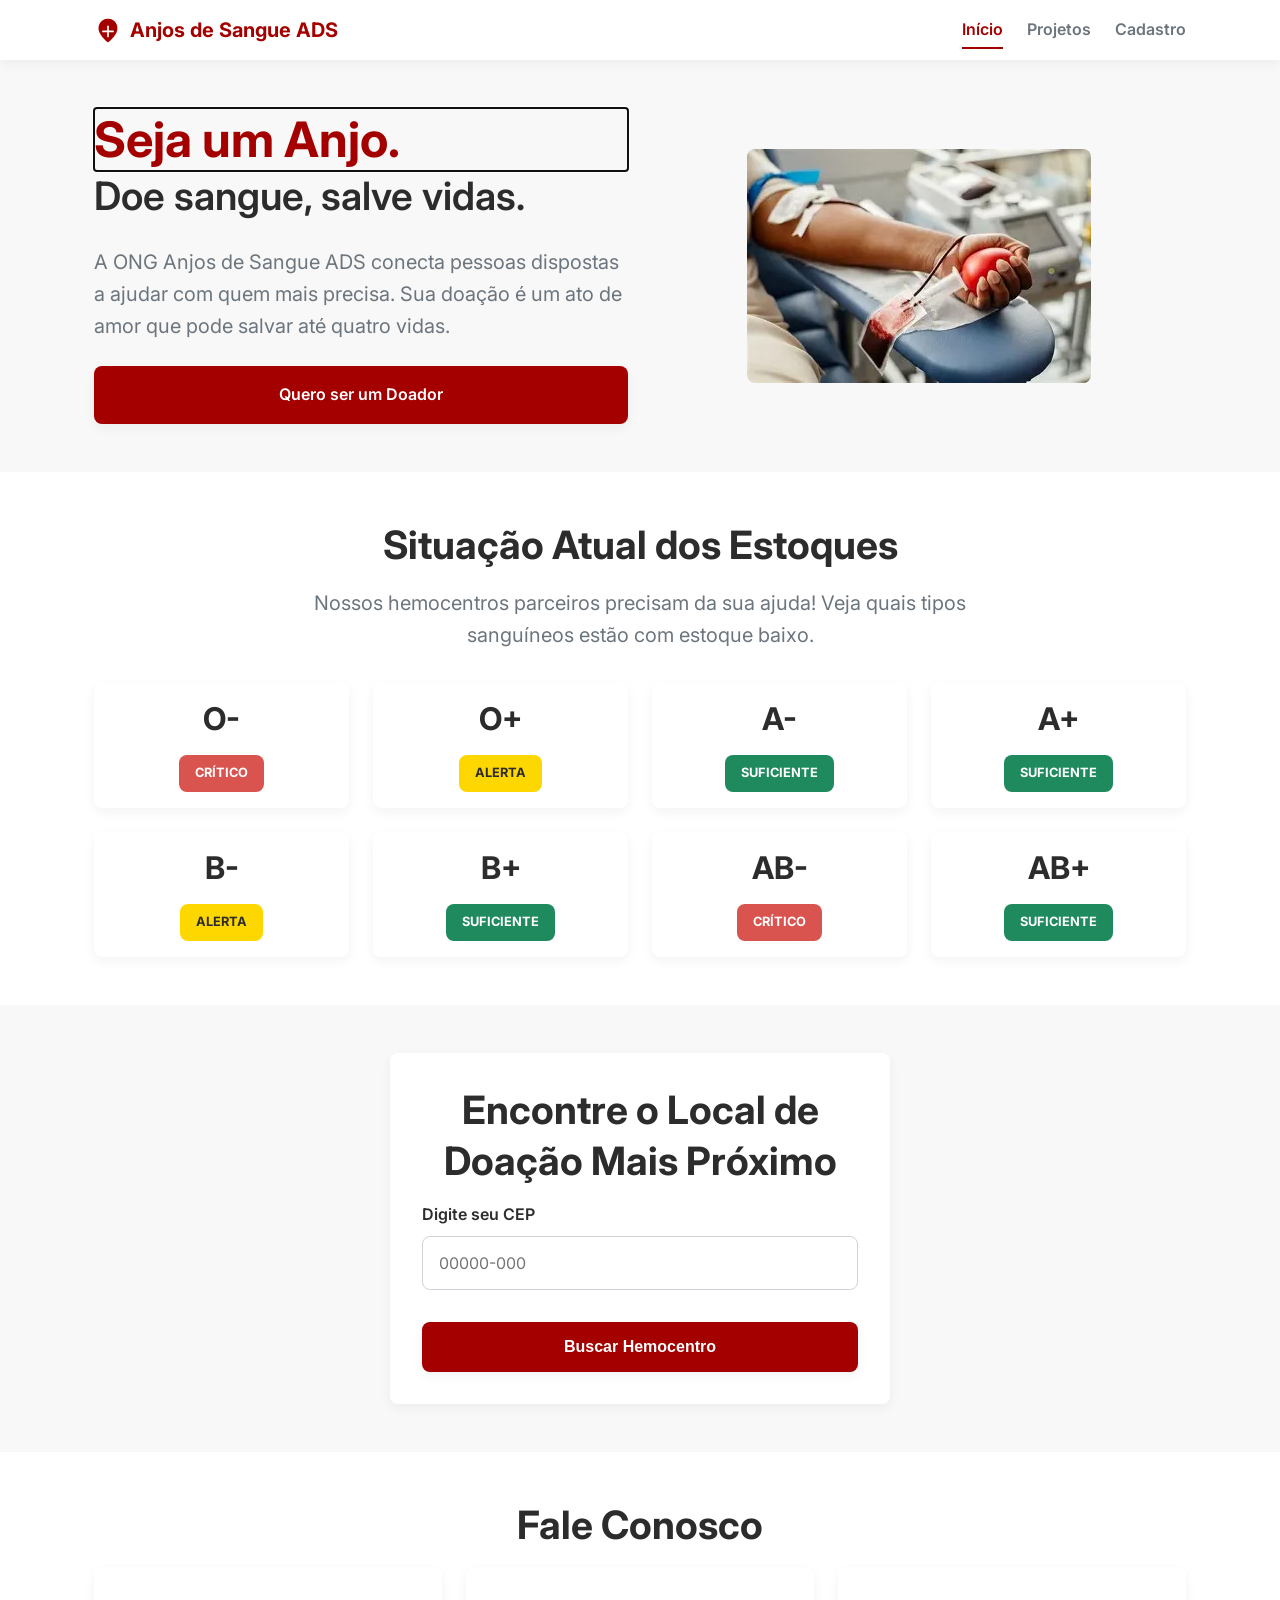
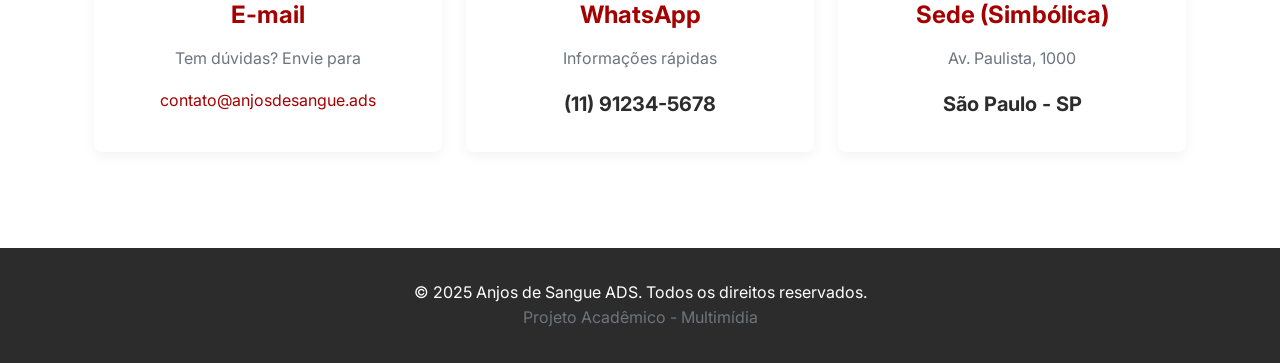
<file: index.html>
<!DOCTYPE html>
<html lang="pt-BR">
<head>
    <meta charset="UTF-8">
    <meta name="viewport" content="width=device-width, initial-scale=1.0">
    <title>Anjos de Sangue ADS - Salve Vidas, Doe Sangue</title>
    <meta name="description" content="ONG Anjos de Sangue ADS. Conscientização sobre a importância da doação de sangue.">
    
    <!-- Google Fonts (Inter) -->
    <link rel="preconnect" href="https://fonts.googleapis.com">
    <link rel="preconnect" href="https://fonts.gstatic.com" crossorigin>
    <link href="https://fonts.googleapis.com/css2?family=Inter:wght@400;600;700&display=swap" rel="stylesheet">
    
    <!-- CSS Customizado (Entrega IV) - Cache Busting -->
    <link rel="stylesheet" href="css/style.css?v=1.6">

    <!-- Favicon (Ícone da Aba) -->
    <link rel="icon" href="data:image/svg+xml,<svg xmlns='http://www.w3.org/2000/svg' viewBox='0 0 100 100'><title>Logo Anjos de Sangue</title><path d='M 50,10 C 80,10 90,40 80,60 C 70,80 50,95 50,95 C 50,95 30,80 20,60 C 10,40 20,10 50,10 Z' fill='%23A50000'/><g transform='translate(50, 55) scale(0.6)'><line x1='-30' y1='0' x2='30' y2='0' stroke='white' stroke-width='10' stroke-linecap='round' fill='none' /><line x1='0' y1='-30' x2='0' y2='30' stroke='white' stroke-width='10' stroke-linecap='round' fill='none' /></g></svg>">
</head>
<body>

    <!-- Cabeçalho e Navegação (Sempre visível) -->
    <header class="header" role="banner">
        <nav class="container navbar" role="navigation" aria-label="Navegação principal">
            <!-- Logo -->
            <a href="#inicio" class="logo">
                <svg width="28" height="28" viewBox="0 0 100 100" xmlns="http://www.w3.org/2000/svg" aria-hidden="true" focusable="false">
                    <path d="M 50,10 C 80,10 90,40 80,60 C 70,80 50,95 50,95 C 50,95 30,80 20,60 C 10,40 20,10 50,10 Z" fill="var(--color-primary)"/>
                    <g transform="translate(50, 55) scale(0.6)">
                        <line x1="-30" y1="0" x2="30" y2="0" stroke="white" stroke-width="10" stroke-linecap="round" fill="none" />
                        <line x1="0" y1="-30" x2="0" y2="30" stroke="white" stroke-width="10" stroke-linecap="round" fill="none" />
                    </g>
                </svg>
                <span>Anjos de Sangue ADS</span>
            </a>
            
            <!-- Menu Hambúrguer (Mobile) -->
            <button class="hamburger-btn" id="hamburger-btn" aria-label="Abrir menu" aria-expanded="false">
                &#9776;
            </button>

            <!-- Links de Navegação (AGORA USAM HASHES) -->
            <ul class="nav-links" id="nav-links">
                <li><a href="#inicio" class="active">Início</a></li> 
                <li><a href="#projetos">Projetos</a></li>
                <li><a href="#cadastro">Cadastro</a></li>
            </ul>
        </nav>
    </header>

    <!-- Conteúdo Principal (Será preenchido pelo JS) -->
    <!-- aria-live="polite" avisa ao leitor de tela que o conteúdo mudou -->
    <main id="app-content" role="main" aria-live="polite">
        <div class="container" style="padding: 10rem 0; text-align: center;">
            <h2 class="text-center">Carregando...</h2>
        </div>
    </main>

    <!-- Rodapé (Sempre visível) -->
    <footer class="footer" role="contentinfo">
        <div class="container">
            <p>&copy; 2025 Anjos de Sangue ADS. Todos os direitos reservados.</p>
            <p>Projeto Acadêmico - Multimídia</p>
        </div>
    </footer>

    <!-- Componente Modal (Acessibilidade WCAG) -->
    <div class="modal-overlay" id="resultado-modal" role="dialog" aria-modal="true" aria-labelledby="modal-title">
        <div class="modal-content">
            <button class="modal-close-btn" id="modal-close" aria-label="Fechar modal">&times;</button>
            <h3 id="modal-title">Hemocentro Mais Próximo (Simulado)</h3>
            <img src="imagem/mapa.png" alt="Mapa com a localização do hemocentro mais próximo" class="image-modal">
            <h4>Hemocentro Central</h4>
            <p>Rua da Doação, 123 - Centro</p>
            <a href="#" class="btn btn-primary" style="margin-top: 1rem;">Ver no mapa</a>
        </div>
    </div>
    
    <!-- Componente Toast (Acessibilidade WCAG) -->
    <div class="toast" id="success-toast" role="alert" aria-live="assertive">
        Cadastro enviado com sucesso!
    </div>

    <!-- Script Customizado (Entrega IV) -->
    <script src="js/script.js" defer></script>
</body>
</html>
</file>
<file: css/style.css>
/* === 1. Variáveis (Design System) === */
:root {
    /* Paleta de Cores (Mínimo 8) */
    --color-primary: #A50000;       /* Vermelho Sangue (Principal) */
    --color-primary-dark: #800000;  /* Vermelho Escuro (Hover) */
    --color-secondary: #FFD700;    /* Amarelo Ouro (Alerta) */
    --color-success: #1E8A5E;       /* Verde (Suficiente) */
    --color-danger: #D9534F;        /* Vermelho (Crítico) */
    
    --color-neutral-dark: #2C2C2C;  /* Cor do Texto (Contraste) */
    --color-neutral-mid: #6c757d;   /* Texto Secundário (Parágrafos) */
    --color-neutral-light: #F8F8F8; /* Fundo de Seção (BG) */
    --color-neutral-white: #FFFFFF; /* Fundo de Cards/Página */

    /* Outros */
    --box-shadow: 0 4px 12px rgba(0, 0, 0, 0.05);

    /* Tipografia Hierárquica (Mínimo 5) */
    --font-family-base: 'Inter', -apple-system, BlinkMacSystemFont, "Segoe UI", Roboto, "Helvetica Neue", Arial, sans-serif;
    --font-size-h1: 3.052rem;
    --font-size-h2: 2.441rem;
    --font-size-h3: 1.953rem;
    --font-size-lg: 1.25rem;
    --font-size-base: 1rem;
    --font-size-sm: 0.8rem;
    
    --font-weight-normal: 400;
    --font-weight-semibold: 600;
    --font-weight-bold: 700;

    /* Sistema de Espaçamento Modular (Base 8px) */
    --space-1: 0.5rem; /* 8px */
    --space-2: 1rem;   /* 16px */
    --space-3: 1.5rem; /* 24px */
    --space-4: 2rem;   /* 32px */
    --space-5: 3rem;   /* 48px */
    --space-6: 4rem;   /* 64px */

    --border-radius: 8px;
    --transition: all 0.3s ease;
}

/* === 2. Globais e Reset === */
* {
    margin: 0;
    padding: 0;
    box-sizing: border-box;
}

html {
    scroll-behavior: smooth;
}

body {
    font-family: var(--font-family-base);
    font-size: var(--font-size-base);
    font-weight: var(--font-weight-normal);
    line-height: 1.6;
    color: var(--color-neutral-mid);
    background-color: var(--color-neutral-white);
    -webkit-font-smoothing: antialiased;
    -moz-osx-font-smoothing: grayscale;
    transition: var(--transition); /* Transição suave para dark mode */
}

main {
    padding-top: 60px; 
    min-height: calc(100vh - 120px); 
}

h1, h2, h3 {
    color: var(--color-neutral-dark);
    font-weight: var(--font-weight-bold);
    line-height: 1.3;
    margin-bottom: var(--space-2);
}
h1 { font-size: var(--font-size-h1); }
h2 { font-size: var(--font-size-h2); }
h3 { font-size: var(--font-size-h3); }

p {
    margin-bottom: var(--space-2);
}
p:last-child {
    margin-bottom: 0;
}

a {
    color: var(--color-primary);
    text-decoration: none;
    transition: var(--transition);
}
a:hover {
    color: var(--color-primary-dark);
    text-decoration: underline;
}

img {
    max-width: 100%;
    height: auto;
    display: block;
}

/* Classes Utilitárias */
.container {
    max-width: 1140px;
    margin: 0 auto;
    padding: 0 var(--space-3);
}

.text-center {
    text-align: center;
}

.section-bg {
    background-color: var(--color-neutral-light);
}

.section-subtitle {
    font-size: var(--font-size-lg);
    color: var(--color-neutral-mid);
    max-width: 700px;
    margin: 0 auto var(--space-4);
}

.image-fullwidth,
.image-rounded,
.image-modal {
    border-radius: var(--border-radius);
}
.image-fullwidth {
    width: 100%;
    margin-top: var(--space-4);
}
.image-modal {
    width: 100%;
    margin-bottom: var(--space-2);
}

/* === 3. Layout (Grid de 12 Colunas) === */
.grid {
    display: grid;
    grid-template-columns: repeat(12, 1fr);
    gap: var(--space-3);
}

/* Gera colunas de 1 a 12 */
.col-1 { grid-column: span 1; }
.col-2 { grid-column: span 2; }
.col-3 { grid-column: span 3; }
.col-4 { grid-column: span 4; }
.col-5 { grid-column: span 5; }
.col-6 { grid-column: span 6; }
.col-7 { grid-column: span 7; }
.col-8 { grid-column: span 8; }
.col-9 { grid-column: span 9; }
.col-10 { grid-column: span 10; }
.col-11 { grid-column: span 11; }
.col-12, .col-span-full { grid-column: span 12; }


/* === 4. Componentes === */

/* --- Cabeçalho e Navegação (Sofisticada) --- */
.header {
    background-color: var(--color-neutral-white);
    box-shadow: var(--box-shadow);
    position: fixed;
    top: 0;
    left: 0;
    width: 100%;
    height: 60px;
    z-index: 1000;
    display: flex;
    align-items: center;
    transition: var(--transition);
}

.navbar {
    display: flex;
    justify-content: space-between;
    align-items: center;
    width: 100%;
}

.logo {
    display: flex;
    align-items: center;
    gap: var(--space-1);
    font-size: var(--font-size-lg);
    font-weight: var(--font-weight-bold);
    color: var(--color-primary);
    text-decoration: none;
}
.logo:hover {
    color: var(--color-primary-dark);
    text-decoration: none;
}
.logo svg {
    width: 28px;
    height: 28px;
}

.nav-links {
    display: flex;
    list-style: none;
    gap: var(--space-3);
}
.nav-links a {
    font-size: var(--font-size-base);
    font-weight: var(--font-weight-semibold);
    color: var(--color-neutral-mid);
    text-decoration: none;
    padding: var(--space-1) 0;
    border-bottom: 2px solid transparent;
}
.nav-links a:hover {
    color: var(--color-neutral-dark);
    text-decoration: none;
}
.nav-links a.active {
    color: var(--color-primary);
    border-bottom-color: var(--color-primary);
}

/* --- Menu Hambúrguer (Mobile) --- */
.hamburger-btn {
    display: none;
    font-size: 2rem;
    color: var(--color-neutral-dark);
    background: none;
    border: none;
    cursor: pointer;
}

/* --- Botões (Com estados) --- */
.btn {
    display: inline-block;
    padding: var(--space-2) var(--space-3);
    border: none;
    border-radius: var(--border-radius);
    font-size: var(--font-size-base);
    font-weight: var(--font-weight-semibold);
    text-align: center;
    text-decoration: none;
    cursor: pointer;
    transition: var(--transition);
    box-shadow: var(--box-shadow);
}
.btn-primary {
    background-color: var(--color-primary);
    color: var(--color-neutral-white);
}
/* Estados */
.btn-primary:hover {
    background-color: var(--color-primary-dark);
    color: var(--color-neutral-white);
    transform: translateY(-2px);
    box-shadow: 0 6px 15px rgba(165, 0, 0, 0.2);
}
.btn:focus, .form-control:focus, .modal-close-btn:focus, .hamburger-btn:focus {
    /* Outline acessível para navegação por teclado */
    outline: 3px solid var(--color-primary-dark);
    outline-offset: 2px;
}
.btn:active {
    transform: translateY(0);
    box-shadow: var(--box-shadow);
}
.btn:disabled {
    background-color: var(--color-neutral-mid);
    opacity: 0.7;
    cursor: not-allowed;
}

/* --- Cards (Sistema de cards responsivos) --- */
.card {
    background-color: var(--color-neutral-white);
    border-radius: var(--border-radius);
    box-shadow: var(--box-shadow);
    overflow: hidden;
    transition: var(--transition);
    height: 100%;
}
.card:hover {
    transform: translateY(-4px);
    box-shadow: 0 8px 20px rgba(0, 0, 0, 0.08);
}
.card-content {
    padding: var(--space-3);
}
.card-content h3 {
    font-size: 1.5rem;
    margin-bottom: var(--space-1);
}

/* --- Badges e Tags (Categorização) --- */
.badge {
    display: inline-block;
    padding: var(--space-1) var(--space-2);
    font-size: var(--font-size-sm);
    font-weight: var(--font-weight-bold);
    border-radius: var(--border-radius);
    text-transform: uppercase;
    color: var(--color-neutral-white);
}
.badge-critico {
    background-color: var(--color-danger);
}
.badge-alerta {
    background-color: var(--color-secondary);
    color: var(--color-neutral-dark); /* Texto escuro no amarelo (Contraste OK) */
}
.badge-suficiente {
    background-color: var(--color-success);
}

/* --- Formulários Estilizados (Validação Visual) --- */
.form-container {
    background-color: var(--color-neutral-white);
    padding: var(--space-4);
    border-radius: var(--border-radius);
    box-shadow: var(--box-shadow);
    transition: var(--transition);
}
.form-group {
    margin-bottom: var(--space-2);
}
.form-label {
    display: block;
    font-weight: var(--font-weight-semibold);
    color: var(--color-neutral-dark);
    margin-bottom: var(--space-1);
}
.form-control {
    width: 100%;
    padding: var(--space-2);
    font-size: var(--font-size-base);
    font-family: var(--font-family-base);
    color: var(--color-neutral-dark);
    background-color: var(--color-neutral-white); /* Para Dark Mode */
    border: 1px solid #ced4da;
    border-radius: var(--border-radius);
    transition: var(--transition);
}
.form-control:focus {
    /* Foco já definido acima */
    border-color: var(--color-primary);
    box-shadow: 0 0 0 2px rgba(165, 0, 0, 0.2);
}

/* --- Correção Fieldset --- */
fieldset {
    border: none;
    padding: 0;
    margin: 0;
    min-width: 0;
}
fieldset legend {
    font-size: var(--font-size-lg);
    font-weight: var(--font-weight-semibold);
    color: var(--color-primary);
    margin-bottom: var(--space-2);
}

/* --- Validação Real-time (WCAG) --- */
.form-group.valid .form-control {
    border-color: var(--color-success);
    background-color: #f6fff9;
}
.form-group.valid .form-control:focus {
    box-shadow: 0 0 0 2px rgba(30, 138, 94, 0.2);
}
.form-group.invalid .form-control {
    border-color: var(--color-danger);
    background-color: #fff8f8;
}
.form-group.invalid .form-control:focus {
    box-shadow: 0 0 0 2px rgba(217, 83, 79, 0.2);
}
.form-group.invalid .error-message {
    display: block;
}
.error-message {
    display: none;
    font-size: var(--font-size-sm);
    color: var(--color-danger);
    margin-top: var(--space-1);
}

/* --- Componentes de Feedback (Modal e Toast) --- */
.modal-overlay {
    display: none;
    position: fixed;
    top: 0;
    left: 0;
    width: 100%;
    height: 100%;
    background-color: rgba(0, 0, 0, 0.6);
    z-index: 2000;
    justify-content: center;
    align-items: center;
}
.modal-overlay.active {
    display: flex;
}
.modal-content {
    background-color: var(--color-neutral-white);
    padding: var(--space-4);
    border-radius: var(--border-radius);
    box-shadow: 0 10px 30px rgba(0, 0, 0, 0.2);
    max-width: 500px;
    width: 90%;
    position: relative;
    transition: var(--transition);
}
.modal-close-btn {
    position: absolute;
    top: var(--space-1);
    right: var(--space-2);
    font-size: 2rem;
    color: var(--color-neutral-mid);
    background: none;
    border: none;
    cursor: pointer;
}
.modal-content h3 {
    font-size: var(--font-size-h3);
    margin-top: 0;
}

.toast {
    display: none;
    position: fixed;
    bottom: var(--space-3);
    left: 50%;
    transform: translateX(-50%);
    background-color: var(--color-success);
    color: var(--color-neutral-white);
    padding: var(--space-2) var(--space-3);
    border-radius: var(--border-radius);
    font-weight: var(--font-weight-semibold);
    z-index: 3000;
    box-shadow: 0 5px 15px rgba(0, 0, 0, 0.2);
}
.toast.show {
    display: block;
    animation: fadeInOut 3s ease-in-out;
}

@keyframes fadeInOut {
    0% { transform: translate(-50%, 100px); opacity: 0; }
    15% { transform: translate(-50%, 0); opacity: 1; }
    85% { transform: translate(-50%, 0); opacity: 1; }
    100% { transform: translate(-50%, 100px); opacity: 0; }
}

/* --- Rodapé --- */
.footer {
    background-color: var(--color-neutral-dark);
    color: var(--color-neutral-light);
    padding: var(--space-4) 0;
    text-align: center;
    margin-top: var(--space-5);
    transition: var(--transition);
}
.footer p {
    margin: 0;
    color: var(--color-neutral-mid);
}
.footer p:first-child {
    color: var(--color-neutral-white);
}

/* === 5. Seções Específicas === */
section {
    padding: var(--space-5) 0;
}
.hero-text {
    display: flex;
    flex-direction: column;
    justify-content: center;
}
.hero-text h1 {
    color: var(--color-primary);
}
.hero-text h2 {
    font-size: var(--font-size-h2);
    font-weight: var(--font-weight-semibold);
    color: var(--color-neutral-dark);
    margin-top: -1rem;
    margin-bottom: var(--space-3);
}
.hero-text p {
    font-size: var(--font-size-lg);
    margin-bottom: var(--space-3);
}
.hero-image-wrapper {
    display: flex;
    align-items: center;
    justify-content: center;
}
.hero-image {
    max-width: 500px;
    border-radius: var(--border-radius);
}
.hero-page-title h1 {
    color: var(--color-primary);
}
.card-estoque {
    padding: var(--space-2);
    text-align: center;
}
.card-estoque h3 {
    font-size: var(--font-size-h3);
    margin: 0 0 var(--space-2) 0;
}
.cep-section .btn {
    width: 100%;
    margin-top: var(--space-2);
}
.card-contato {
    padding: var(--space-4);
    text-align: center;
}
.card-contato h3 {
    font-size: 1.5rem;
    color: var(--color-primary);
}
.card-contato strong {
    font-size: var(--font-size-lg);
    color: var(--color-neutral-dark);
}
.voluntariado-section .grid {
    align-items: center;
}

/* === 6. Responsividade (Breakpoints) === */
@media (max-width: 992px) {
    .col-md-4 { grid-column: span 4; }
    .col-md-6 { grid-column: span 6; }
    .col-md-12 { grid-column: span 12; }

    .hero-text {
        text-align: center;
        align-items: center;
    }
}

@media (max-width: 768px) {
    h1 { font-size: 2.441rem; }
    h2 { font-size: 1.953rem; }
    h3 { font-size: 1.563rem; }

    .col-sm-6 { grid-column: span 6; }
    .col-sm-12 { grid-column: span 12; }

    .hamburger-btn {
        display: block;
        z-index: 100;
    }
    .nav-links {
        display: none;
        position: fixed;
        top: 60px;
        left: 0;
        width: 100%;
        height: calc(100vh - 60px);
        background-color: var(--color-neutral-white);
        flex-direction: column;
        align-items: center;
        justify-content: center;
        gap: var(--space-4);
    }
    .nav-links.active {
        display: flex;
    }
    .nav-links a {
        font-size: var(--font-size-h3);
    }
    
    .hero-section .grid {
        gap: var(--space-4);
    }
    .hero-text {
        order: 2;
    }
    .hero-image-wrapper {
        order: 1;
    }
    .voluntariado-section .grid {
        gap: var(--space-3);
    }
}

@media (max-width: 576px) {
    .col-xs-12 { grid-column: span 12; }
    
    .container {
        padding: 0 var(--space-2);
    }
    .form-container {
        padding: var(--space-3);
    }
}


/* === 7. ACESSIBILIDADE (Dark Mode - Entrega IV) === */
@media (prefers-color-scheme: dark) {
    :root {
        /* Inverte as cores neutras para o modo escuro */
        --color-neutral-dark: #FFFFFF;  /* Texto principal (Branco) */
        --color-neutral-mid: #adb5bd;   /* Texto secundário (Cinza claro) */
        --color-neutral-light: #343a40; /* Fundo de Seção (Cinza escuro) */
        --color-neutral-white: #2C2C2C; /* Fundo de Página (Quase preto) */
        
        /* Ajusta a sombra para ser visível no escuro */
        --box-shadow: 0 4px 12px rgba(0, 0, 0, 0.2);
    }

    /* Ajusta fundos de validação para o modo escuro */
    .form-group.valid .form-control {
        background-color: #2a3a32;
        color: var(--color-neutral-dark);
    }
    .form-group.invalid .form-control {
        background-color: #3a2a2a;
        color: var(--color-neutral-dark);
    }
    .form-control {
        border-color: var(--color-neutral-mid);
    }

    /* Garante que o menu mobile tenha o fundo escuro */
    .nav-links {
        background-color: var(--color-neutral-white);
    }
}
</file>
